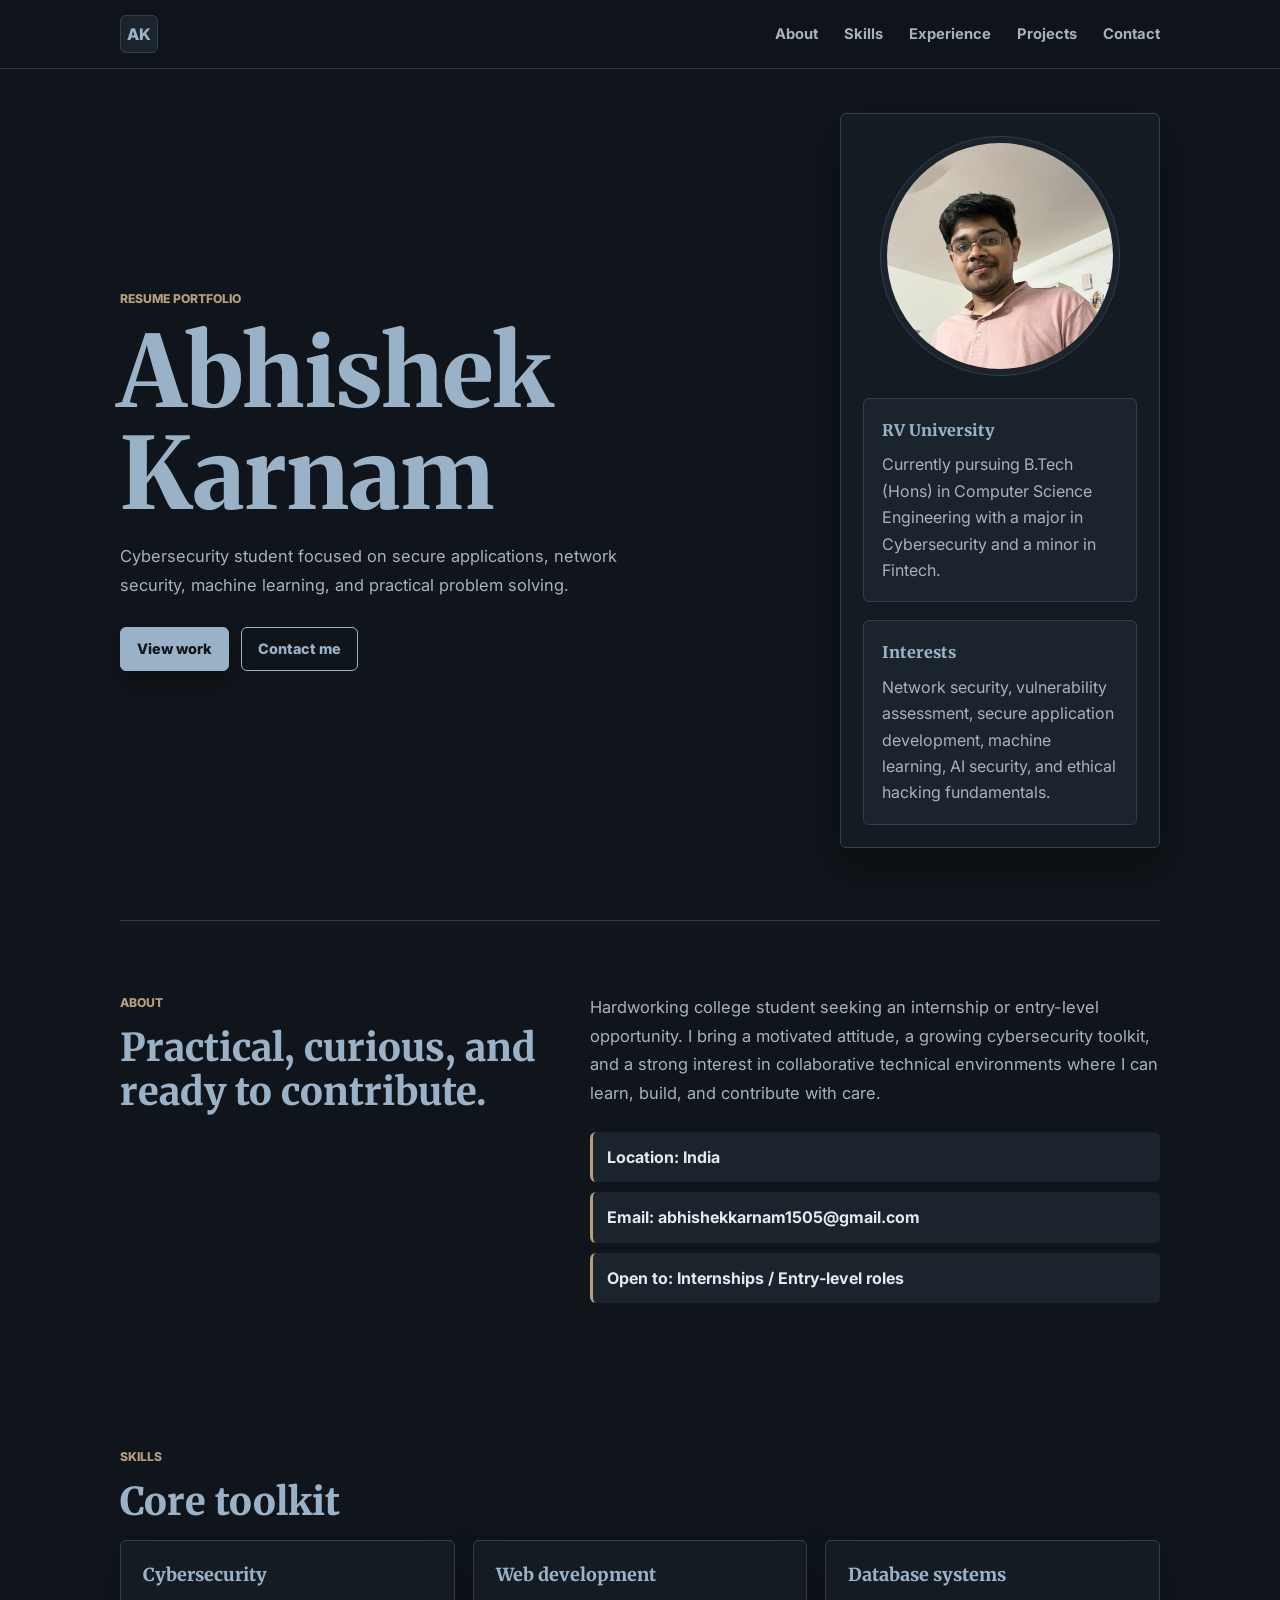
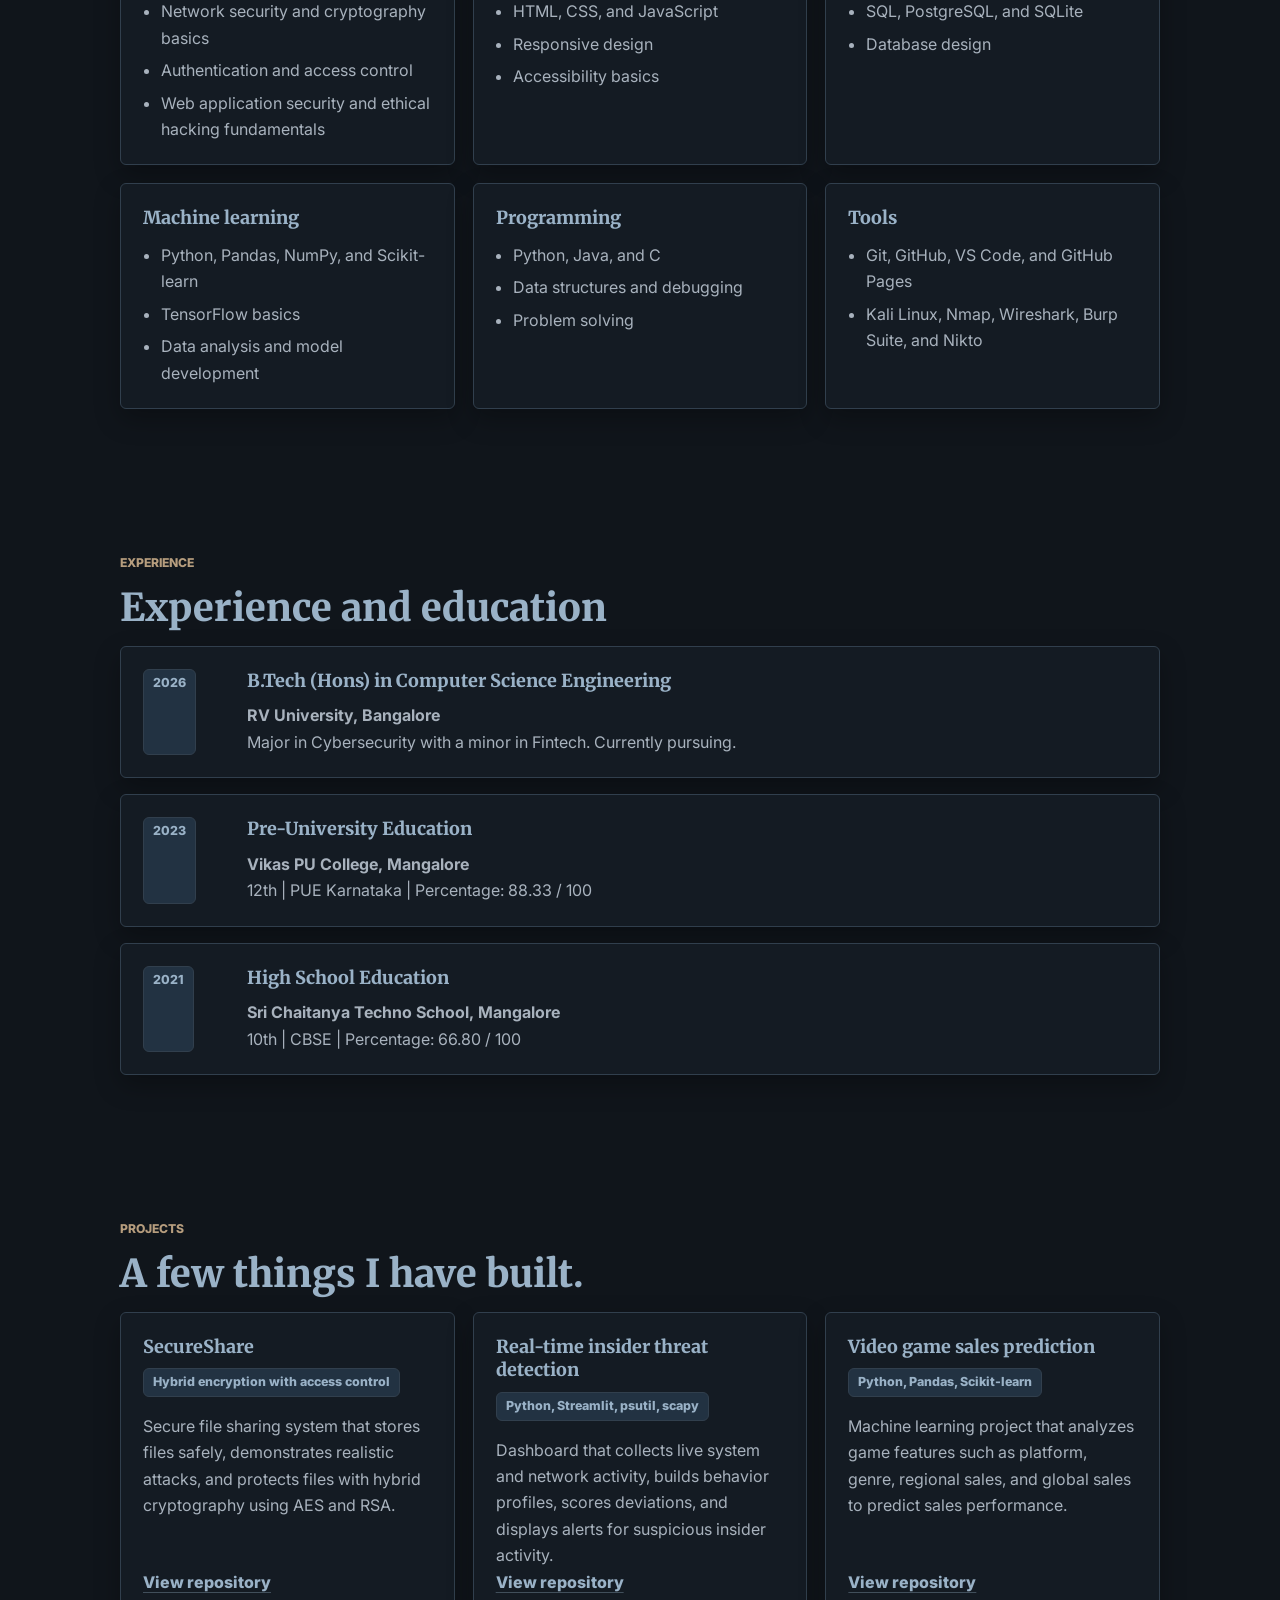
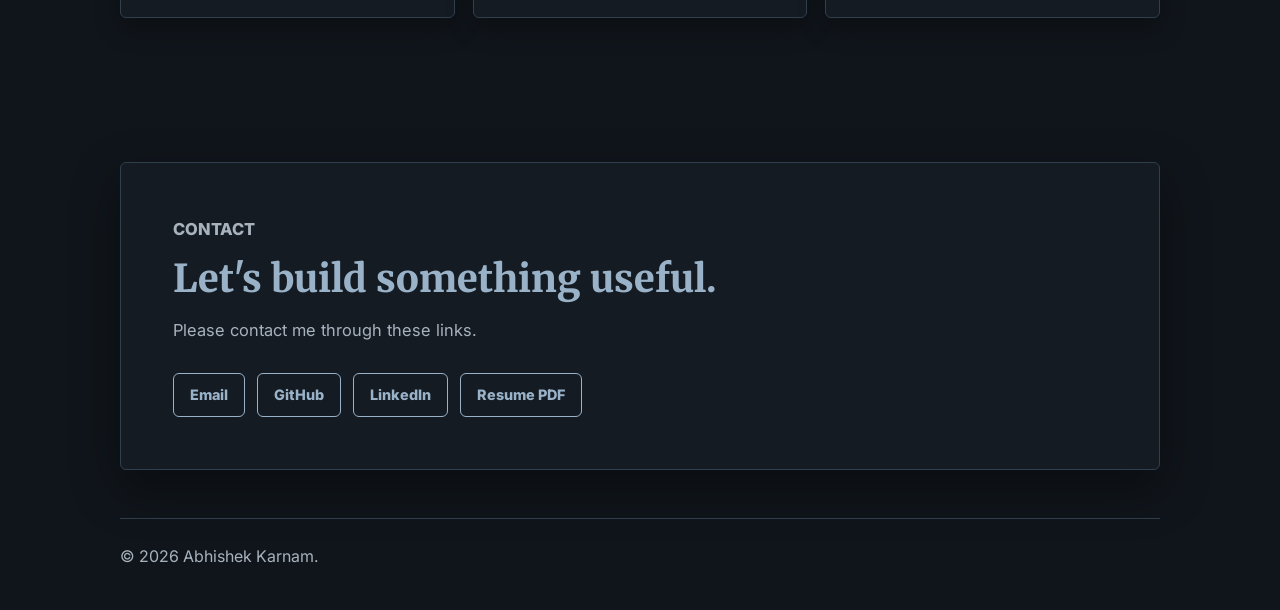
<file: index.html>
﻿<!DOCTYPE html>
<html lang="en">
<head>
  <meta charset="UTF-8">
  <meta name="viewport" content="width=device-width, initial-scale=1.0">
  <meta name="description" content="Resume website for Abhishek Karnam, a cybersecurity student focused on secure applications, network security, and machine learning.">
  <title>Abhishek Karnam | Resume</title>
  <link rel="preconnect" href="https://fonts.googleapis.com">
  <link rel="preconnect" href="https://fonts.gstatic.com" crossorigin>
  <link href="https://fonts.googleapis.com/css2?family=Inter:wght@400;500;600;700;800&family=Merriweather:wght@700;900&display=swap" rel="stylesheet">
  <link rel="stylesheet" href="styles.css">
</head>
<body id="top">
  <header class="site-header">
    <nav class="nav" aria-label="Primary navigation">
      <a class="brand" href="#top" aria-label="Scroll to top">AK</a>
      <button class="nav-toggle" type="button" aria-label="Toggle navigation" aria-expanded="false">
        <span></span>
        <span></span>
      </button>
      <div class="nav-links">
        <a href="#about">About</a>
        <a href="#skills">Skills</a>
        <a href="#experience">Experience</a>
        <a href="#projects">Projects</a>
        <a href="#contact">Contact</a>
      </div>
    </nav>
  </header>

  <main>
    <section class="hero section">
      <div class="hero-copy reveal">
        <p class="eyebrow">Resume portfolio</p>
        <h1>Abhishek Karnam</h1>
        <p class="hero-text">
          Cybersecurity student focused on secure applications, network security, machine learning, and practical problem solving.
        </p>
        <div class="hero-actions">
          <a class="button primary" href="#projects">View work</a>
          <a class="button secondary" href="#contact">Contact me</a>
        </div>
      </div>
      <aside class="hero-panel reveal" aria-label="Profile highlights">
        <figure class="profile-image-wrap">
          <img src="WhatsApp Image 2026-06-02 at 8.10.36 PM.jpeg" alt="Portrait of Abhishek Karnam" class="profile-image">
        </figure>
        <div>
          <span class="metric">RV University</span>
          <p>Currently pursuing B.Tech (Hons) in Computer Science Engineering with a major in Cybersecurity and a minor in Fintech.</p>
        </div>
        <div>
          <span class="metric">Interests</span>
          <p>Network security, vulnerability assessment, secure application development, machine learning, AI security, and ethical hacking fundamentals.</p>
        </div>
      </aside>
    </section>

    <section class="section two-column" id="about">
      <div class="section-heading reveal">
        <p class="eyebrow">About</p>
        <h2>Practical, curious, and ready to contribute.</h2>
      </div>
      <div class="section-body reveal">
        <p>
          Hardworking college student seeking an internship or entry-level opportunity. I bring a motivated attitude, a growing cybersecurity toolkit, and a strong interest in collaborative technical environments where I can learn, build, and contribute with care.
        </p>
        <div class="quick-info">
          <span>Location: India</span>
          <span>Email: abhishekkarnam1505@gmail.com</span>
          <span>Open to: Internships / Entry-level roles</span>
        </div>
      </div>
    </section>

    <section class="section" id="skills">
      <div class="section-heading reveal">
        <p class="eyebrow">Skills</p>
        <h2>Core toolkit</h2>
      </div>
      <div class="skill-grid reveal">
        <article class="skill-card">
          <h3>Cybersecurity</h3>
          <ul>
            <li>Network security and cryptography basics</li>
            <li>Authentication and access control</li>
            <li>Web application security and ethical hacking fundamentals</li>
          </ul>
        </article>
        <article class="skill-card">
          <h3>Web development</h3>
          <ul>
            <li>HTML, CSS, and JavaScript</li>
            <li>Responsive design</li>
            <li>Accessibility basics</li>
          </ul>
        </article>
        <article class="skill-card">
          <h3>Database systems</h3>
          <ul>
            <li>SQL, PostgreSQL, and SQLite</li>
            <li>Database design</li>
          </ul>
        </article>
        <article class="skill-card">
          <h3>Machine learning</h3>
          <ul>
            <li>Python, Pandas, NumPy, and Scikit-learn</li>
            <li>TensorFlow basics</li>
            <li>Data analysis and model development</li>
          </ul>
        </article>
        <article class="skill-card">
          <h3>Programming</h3>
          <ul>
            <li>Python, Java, and C</li>
            <li>Data structures and debugging</li>
            <li>Problem solving</li>
          </ul>
        </article>
        <article class="skill-card">
          <h3>Tools</h3>
          <ul>
            <li>Git, GitHub, VS Code, and GitHub Pages</li>
            <li>Kali Linux, Nmap, Wireshark, Burp Suite, and Nikto</li>
          </ul>
        </article>
      </div>
    </section>

    <section class="section timeline-section" id="experience">
      <div class="section-heading reveal">
        <p class="eyebrow">Experience</p>
        <h2>Experience and education</h2>
      </div>
      <div class="timeline">
        <article class="timeline-item reveal">
          <span class="date">2026</span>
          <div>
            <h3>B.Tech (Hons) in Computer Science Engineering</h3>
            <p class="muted">RV University, Bangalore</p>
            <p>Major in Cybersecurity with a minor in Fintech. Currently pursuing.</p>
          </div>
        </article>
        <article class="timeline-item reveal">
          <span class="date">2023</span>
          <div>
            <h3>Pre-University Education</h3>
            <p class="muted">Vikas PU College, Mangalore</p>
            <p>12th | PUE Karnataka | Percentage: 88.33 / 100</p>
          </div>
        </article>
        <article class="timeline-item reveal">
          <span class="date">2021</span>
          <div>
            <h3>High School Education</h3>
            <p class="muted">Sri Chaitanya Techno School, Mangalore</p>
            <p>10th | CBSE | Percentage: 66.80 / 100</p>
          </div>
        </article>
      </div>
    </section>

    <section class="section" id="projects">
      <div class="section-heading reveal">
        <p class="eyebrow">Projects</p>
        <h2>A few things I have built.</h2>
      </div>
      <div class="project-grid">
        <article class="project-card reveal">
          <div class="project-topline">
            <h3>SecureShare</h3>
            <span>Hybrid encryption with access control</span>
          </div>
          <p>
            Secure file sharing system that stores files safely, demonstrates realistic attacks, and protects files with hybrid cryptography using AES and RSA.
          </p>
          <a href="https://github.com/Abhishekkarnam/Secure-File-Sharing-Deployment.git" target="_blank" rel="noreferrer">View repository</a>
        </article>
        <article class="project-card reveal">
          <div class="project-topline">
            <h3>Real-time insider threat detection</h3>
            <span>Python, Streamlit, psutil, scapy</span>
          </div>
          <p>
            Dashboard that collects live system and network activity, builds behavior profiles, scores deviations, and displays alerts for suspicious insider activity.
          </p>
          <a href="https://github.com/Abhishekkarnam/real-time-insider-threat-detection.git" target="_blank" rel="noreferrer">View repository</a>
        </article>
        <article class="project-card reveal">
          <div class="project-topline">
            <h3>Video game sales prediction</h3>
            <span>Python, Pandas, Scikit-learn</span>
          </div>
          <p>
            Machine learning project that analyzes game features such as platform, genre, regional sales, and global sales to predict sales performance.
          </p>
          <a href="https://github.com/Abhishekkarnam/Video-Games-Sales-Prediction-.git" target="_blank" rel="noreferrer">View repository</a>
        </article>
      </div>
    </section>

    <section class="section contact-section" id="contact">
      <div class="contact-card reveal">
        <p class="eyebrow">Contact</p>
        <h2>Let's build something useful.</h2>
        <p>Please contact me through these links.</p>
        <div class="contact-links">
          <a href="mailto:abhishekkarnam1505@gmail.com">Email</a>
          <a href="https://github.com/Abhishekkarnam" target="_blank" rel="noreferrer">GitHub</a>
          <a href="https://www.linkedin.com/in/abhishek-karnam" target="_blank" rel="noreferrer">LinkedIn</a>
          <a href="Abhishek_Karnam_Resume.pdf" target="_blank" rel="noopener noreferrer">Resume PDF</a>
        </div>
      </div>
    </section>
  </main>

  <footer class="footer">
    <p>&copy; <span id="year"></span> Abhishek Karnam.</p>
  </footer>

  <script src="script.js"></script>
</body>
</html>
</file>
<file: styles.css>
:root {
  --bg: #10151b;
  --surface: #1b232c;
  --panel: #141b23;
  --ink: #e5e9ee;
  --muted: #a8b2bd;
  --line: #313f4d;
  --primary: #9ab2c7;
  --primary-rgb: 154, 178, 199;
  --primary-soft: #223242;
  --warm: #b69d7e;
  --shadow: 0 18px 48px rgba(0, 0, 0, 0.36);
  --radius: 6px;
}

* {
  box-sizing: border-box;
}

html {
  scroll-behavior: smooth;
}

body {
  margin: 0;
  color: var(--ink);
  font-family: Inter, Roboto, system-ui, -apple-system, BlinkMacSystemFont, "Segoe UI", sans-serif;
  font-size: 16px;
  line-height: 1.65;
  background: var(--bg);
}

body.nav-open {
  overflow: hidden;
}

a {
  color: inherit;
}

a:focus-visible,
button:focus-visible {
  outline: 3px solid rgba(var(--primary-rgb), 0.32);
  outline-offset: 3px;
}

.site-header {
  position: sticky;
  top: 0;
  z-index: 20;
  border-bottom: 1px solid var(--line);
  background: rgba(16, 21, 27, 0.9);
  backdrop-filter: blur(14px);
}

.nav {
  width: min(1040px, calc(100% - 32px));
  height: 68px;
  margin: 0 auto;
  display: flex;
  align-items: center;
  justify-content: space-between;
}

.brand {
  width: 38px;
  height: 38px;
  display: grid;
  place-items: center;
  border: 1px solid var(--line);
  border-radius: var(--radius);
  color: var(--primary);
  background: var(--surface);
  font-weight: 800;
  text-decoration: none;
}

.nav-links {
  display: flex;
  align-items: center;
  gap: 26px;
}

.nav-links a {
  position: relative;
  padding: 6px 0;
  color: var(--muted);
  font-size: 0.92rem;
  font-weight: 700;
  text-decoration: none;
}

.nav-links a::after {
  content: "";
  position: absolute;
  left: 0;
  right: 0;
  bottom: 0;
  height: 2px;
  background: var(--primary);
  transform: scaleX(0);
  transform-origin: left;
  transition: transform 180ms ease;
}

.nav-links a:hover,
.nav-links a:focus-visible {
  color: var(--primary);
}

.nav-links a:hover::after,
.nav-links a:focus-visible::after {
  transform: scaleX(1);
}

.nav-toggle {
  display: none;
  width: 40px;
  height: 40px;
  border: 1px solid var(--line);
  border-radius: var(--radius);
  background: var(--panel);
  cursor: pointer;
}

.nav-toggle span {
  display: block;
  width: 18px;
  height: 2px;
  margin: 5px auto;
  background: var(--primary);
  transition: transform 180ms ease;
}

.section {
  width: min(1040px, calc(100% - 32px));
  margin: 0 auto;
  padding: 72px 0;
}

.hero {
  min-height: calc(100vh - 68px);
  display: grid;
  grid-template-columns: minmax(0, 1fr) 320px;
  align-items: center;
  gap: 56px;
  padding-top: 44px;
}

.eyebrow {
  margin: 0 0 12px;
  color: var(--warm);
  font-size: 0.76rem;
  font-weight: 800;
  letter-spacing: 0;
  text-transform: uppercase;
}

h1,
h2,
h3,
p,
ul {
  margin-top: 0;
}

h1,
h2,
h3 {
  color: var(--primary);
  font-family: Merriweather, Georgia, serif;
  font-weight: 800;
  letter-spacing: 0;
}

h1 {
  max-width: 760px;
  margin-bottom: 18px;
  font-size: clamp(3rem, 8vw, 6.2rem);
  line-height: 1.02;
}

h2 {
  max-width: 760px;
  margin-bottom: 16px;
  font-size: clamp(1.9rem, 3vw, 2.9rem);
  line-height: 1.16;
}

h3 {
  margin-bottom: 10px;
  font-size: 1.12rem;
  line-height: 1.32;
}

.hero-text,
.section-body p,
.contact-card p {
  max-width: 68ch;
  color: var(--muted);
  font-size: 1.03rem;
  line-height: 1.75;
}

.hero-text {
  max-width: 56ch;
}

.hero-actions,
.contact-links {
  display: flex;
  flex-wrap: wrap;
  gap: 12px;
  margin-top: 28px;
}

.button,
.contact-links a {
  min-height: 44px;
  display: inline-flex;
  align-items: center;
  justify-content: center;
  border: 1px solid var(--primary);
  border-radius: var(--radius);
  padding: 0 16px;
  font-size: 0.9rem;
  font-weight: 800;
  text-decoration: none;
  transition: transform 180ms ease, box-shadow 180ms ease, background 180ms ease, color 180ms ease;
}

.button:hover,
.contact-links a:hover {
  transform: translateY(-1px);
}

.primary {
  color: #10151b;
  background: var(--primary);
  box-shadow: 0 10px 24px rgba(0, 0, 0, 0.32);
}

.secondary,
.contact-links a {
  color: var(--primary);
  background: transparent;
}

.secondary:hover,
.contact-links a:hover {
  background: var(--primary-soft);
}

.hero-panel,
.contact-card {
  border: 1px solid var(--line);
  border-radius: var(--radius);
  background: var(--panel);
  box-shadow: var(--shadow);
}

.hero-panel {
  display: grid;
  gap: 18px;
  padding: 22px;
}

.profile-image-wrap {
  width: min(240px, 100%);
  margin: 0 auto 4px;
  padding: 6px;
  border: 1px solid var(--line);
  border-radius: 999px;
  background: var(--surface);
}

.profile-image {
  width: 100%;
  aspect-ratio: 1 / 1;
  display: block;
  border-radius: 999px;
  object-fit: cover;
}

.profile-image-wrap figcaption {
  margin-top: 10px;
  color: var(--muted);
  font-size: 0.86rem;
  font-weight: 700;
}

.hero-panel div {
  padding: 18px;
  border: 1px solid var(--line);
  border-radius: var(--radius);
  background: var(--surface);
}

.metric {
  display: block;
  margin-bottom: 8px;
  color: var(--primary);
  font-family: Merriweather, Georgia, serif;
  font-size: 1rem;
  font-weight: 800;
}

.hero-panel p,
.project-card p,
.skill-card p,
.timeline-item p,
.footer p,
.skill-card li {
  margin-bottom: 0;
  color: var(--muted);
  line-height: 1.65;
}

.two-column {
  display: grid;
  grid-template-columns: 0.85fr 1.15fr;
  gap: 48px;
  border-top: 1px solid var(--line);
}

.quick-info {
  display: grid;
  gap: 10px;
  margin-top: 24px;
}

.quick-info span {
  padding: 12px 14px;
  border-left: 3px solid var(--warm);
  border-radius: var(--radius);
  background: var(--surface);
  color: var(--ink);
  font-weight: 700;
}

.skill-grid,
.project-grid {
  display: grid;
  grid-template-columns: repeat(auto-fit, minmax(min(100%, 300px), 1fr));
  gap: 18px;
}

.skill-card,
.project-card,
.timeline-item {
  border: 1px solid var(--line);
  border-radius: var(--radius);
  background: var(--panel);
  box-shadow: 0 10px 26px rgba(0, 0, 0, 0.28);
}

.skill-card,
.project-card {
  min-height: 210px;
  padding: 22px;
}

.skill-card ul {
  margin: 12px 0 0;
  padding-left: 1.1rem;
}

.skill-card li + li {
  margin-top: 6px;
}

.project-card {
  min-width: 0;
  display: flex;
  flex-direction: column;
}

.project-topline {
  display: grid;
  gap: 10px;
  margin-bottom: 16px;
}

.project-card h3 {
  max-width: 100%;
  margin-bottom: 0;
  overflow-wrap: anywhere;
}

.project-topline span,
.date {
  width: fit-content;
  max-width: 100%;
  padding: 5px 9px;
  border: 1px solid var(--line);
  border-radius: var(--radius);
  color: var(--primary);
  background: var(--primary-soft);
  font-size: 0.78rem;
  font-weight: 800;
  line-height: 1.35;
  white-space: normal;
}

.project-card a {
  width: fit-content;
  margin-top: auto;
  color: var(--primary);
  font-weight: 800;
  text-decoration: underline;
  text-decoration-color: rgba(var(--primary-rgb), 0.34);
  text-underline-offset: 4px;
}

.timeline {
  display: grid;
  gap: 16px;
}

.timeline-item {
  display: grid;
  grid-template-columns: 84px minmax(0, 1fr);
  gap: 20px;
  padding: 22px;
}

.muted {
  color: var(--muted);
  font-weight: 700;
}

.contact-section {
  padding-bottom: 48px;
}

.contact-card {
  padding: clamp(28px, 5vw, 52px);
}

.contact-card h2 {
  max-width: 720px;
}

.footer {
  width: min(1040px, calc(100% - 32px));
  margin: 0 auto;
  padding: 24px 0 40px;
  border-top: 1px solid var(--line);
}

.reveal {
  opacity: 0;
  transform: translateY(14px);
  transition: opacity 520ms ease, transform 520ms ease;
}

.reveal.visible {
  opacity: 1;
  transform: translateY(0);
}

@media (max-width: 860px) {
  .nav-toggle {
    display: block;
  }

  .nav-links {
    position: fixed;
    inset: 68px 16px auto;
    display: none;
    flex-direction: column;
    align-items: stretch;
    gap: 4px;
    padding: 12px;
    border: 1px solid var(--line);
    border-radius: var(--radius);
    background: var(--panel);
    box-shadow: var(--shadow);
  }

  .nav-links a {
    padding: 10px 8px;
  }

  .nav-open .nav-links {
    display: flex;
  }

  .nav-open .nav-toggle span:first-child {
    transform: translateY(3.5px) rotate(45deg);
  }

  .nav-open .nav-toggle span:last-child {
    transform: translateY(-3.5px) rotate(-45deg);
  }

  .hero,
  .two-column {
    grid-template-columns: 1fr;
  }

  .hero {
    min-height: auto;
  }

  .hero-panel {
    max-width: 420px;
  }

  .skill-grid,
  .project-grid {
    grid-template-columns: 1fr;
  }
}

@media (max-width: 560px) {
  .section {
    width: min(100% - 24px, 1040px);
    padding: 56px 0;
  }

  .nav {
    width: min(100% - 24px, 1040px);
  }

  h1 {
    font-size: clamp(2.7rem, 16vw, 4.2rem);
  }

  .timeline-item {
    grid-template-columns: 1fr;
  }
}
</file>
